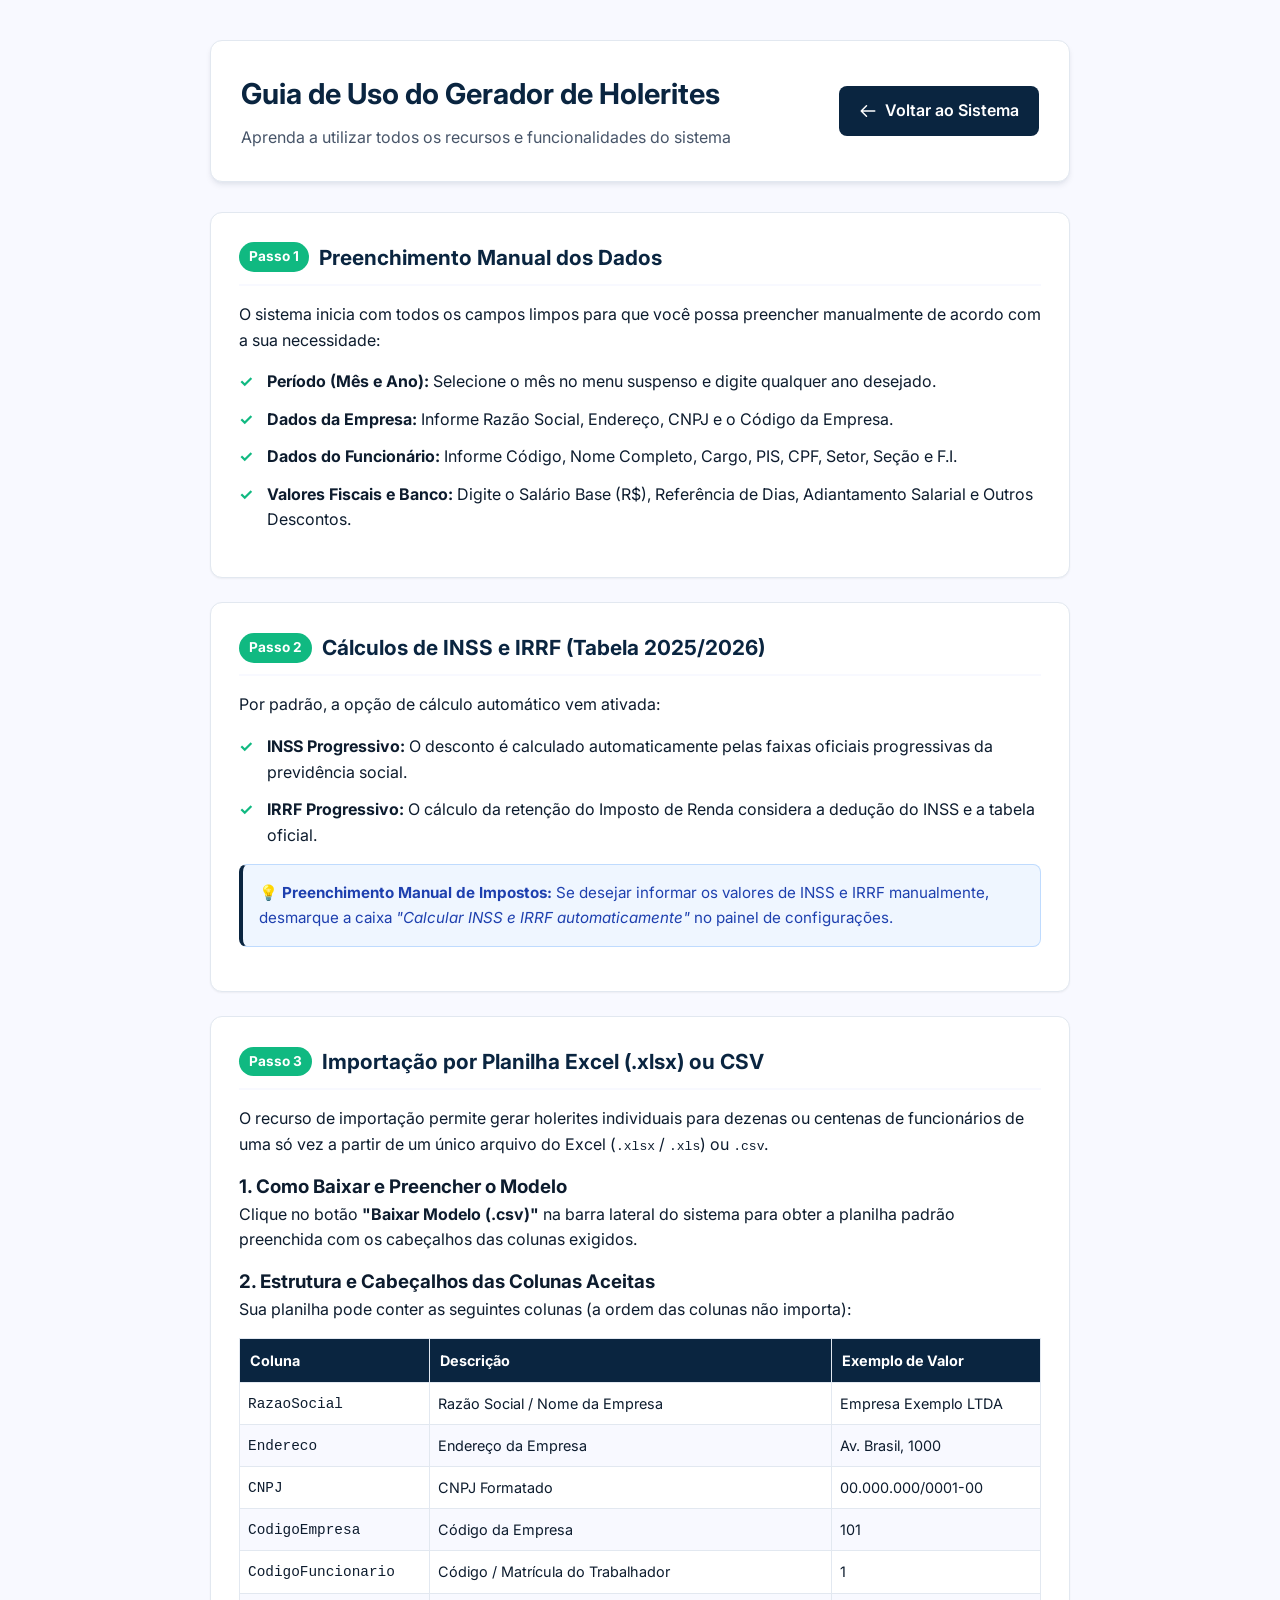
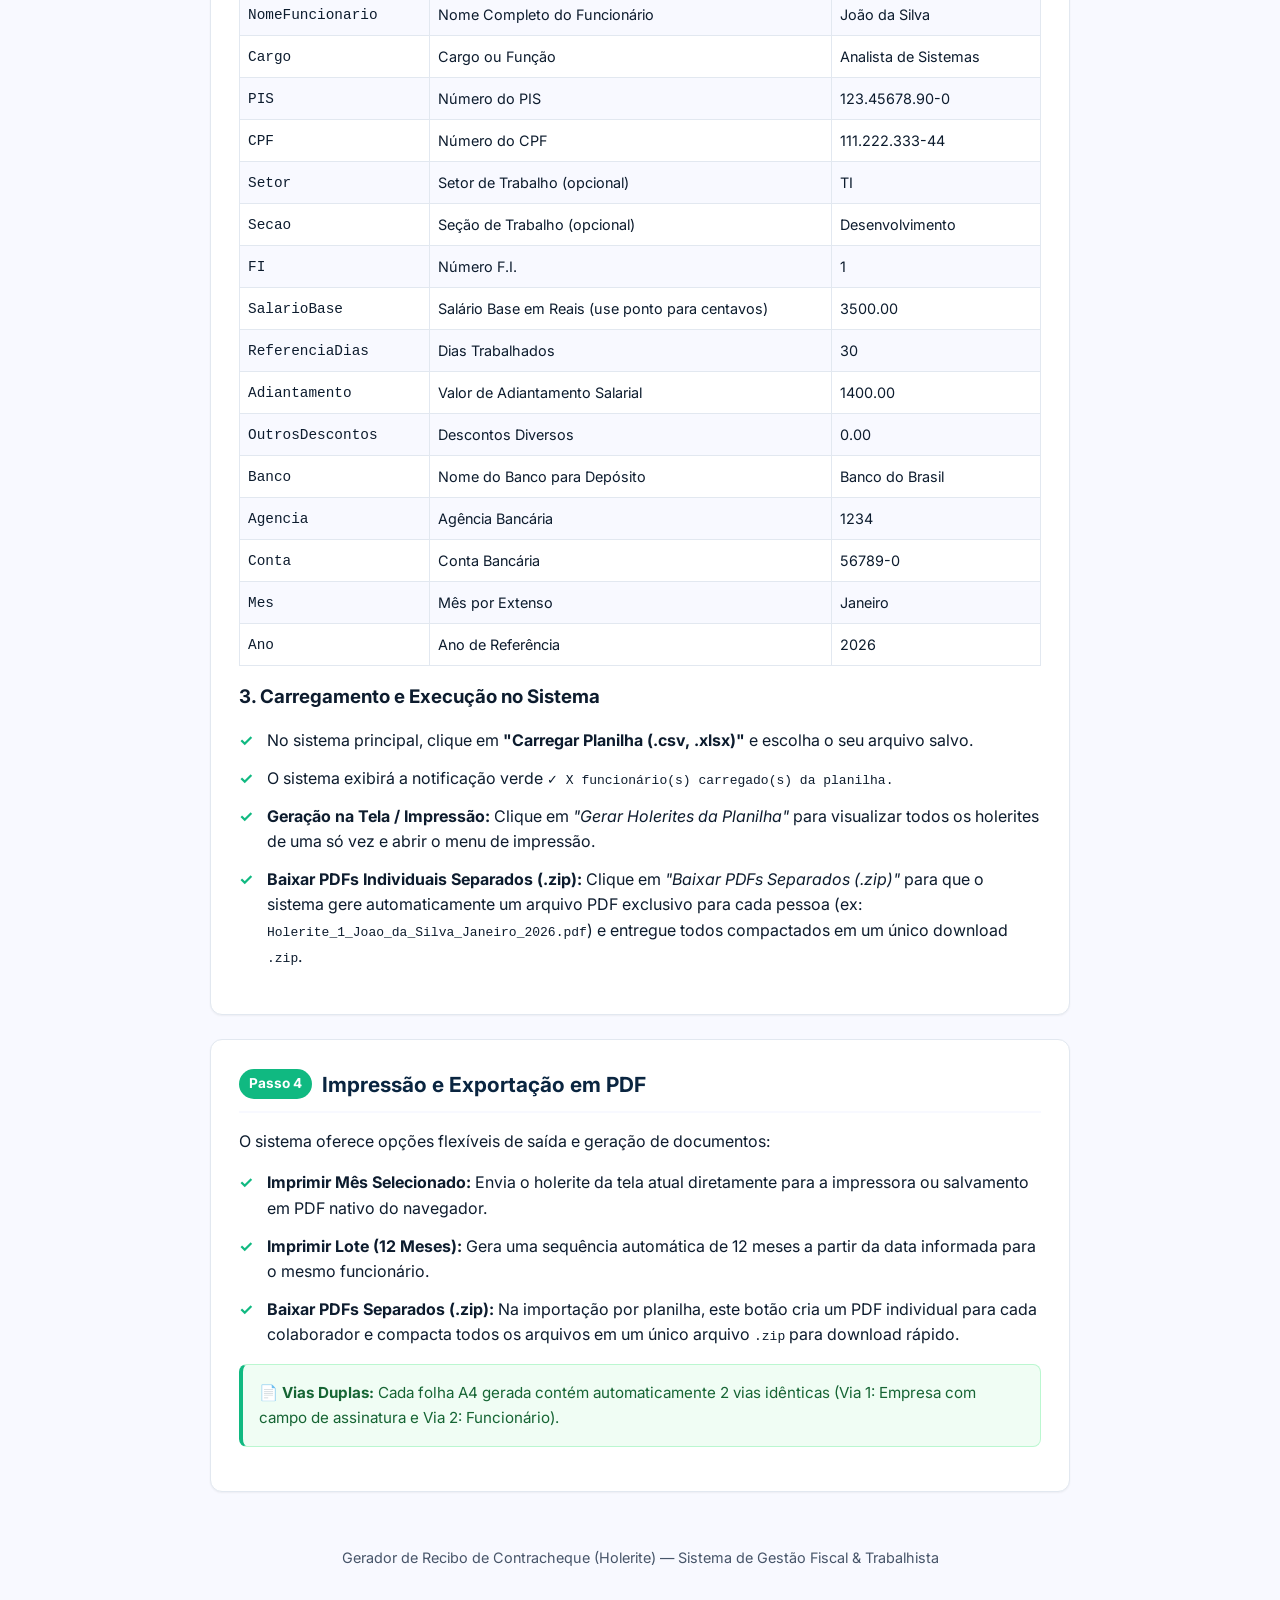
<file: auxiliar.html>
<!DOCTYPE html>
<html lang="pt-BR">

<head>
    <meta charset="UTF-8">
    <meta name="viewport" content="width=device-width, initial-scale=1.0">
    <title>Guia de Uso - Gerador de Holerites</title>
    <link rel="stylesheet" href="style.css">
    <!-- Fontes do Google Fonts -->
    <link href="https://fonts.googleapis.com/css2?family=Inter:wght@300;400;500;600;700&display=swap" rel="stylesheet">
    <style>
        html,
        body {
            height: auto !important;
            min-height: 100% !important;
            overflow-y: auto !important;
            overflow-x: hidden !important;
        }

        body {
            background-color: var(--bg-app);
            color: var(--text-primary);
            font-family: 'Inter', sans-serif;
            line-height: 1.6;
            margin: 0;
            padding: 0;
        }

        .guide-container {
            max-width: 900px;
            margin: 40px auto;
            padding: 0 20px;
        }

        .guide-header {
            background-color: var(--bg-panel);
            border: 1px solid var(--border-color);
            border-radius: 12px;
            padding: 30px;
            margin-bottom: 30px;
            box-shadow: var(--shadow-md);
            display: flex;
            justify-content: space-between;
            align-items: center;
        }

        .guide-title h1 {
            color: var(--primary-navy);
            font-size: 1.8rem;
            margin-bottom: 8px;
        }

        .guide-title p {
            color: var(--text-secondary);
            font-size: 1rem;
        }

        .btn-back {
            background-color: var(--primary-navy);
            color: #ffffff;
            text-decoration: none;
            padding: 12px 20px;
            border-radius: 8px;
            font-weight: 600;
            display: inline-flex;
            align-items: center;
            gap: 8px;
            transition: var(--transition-all);
        }

        .btn-back:hover {
            background-color: #001c37;
            transform: translateY(-1px);
        }

        .guide-section {
            background-color: var(--bg-panel);
            border: 1px solid var(--border-color);
            border-radius: 12px;
            padding: 28px;
            margin-bottom: 24px;
            box-shadow: var(--shadow-sm);
        }

        .guide-section h2 {
            color: var(--primary-navy);
            font-size: 1.3rem;
            margin-bottom: 16px;
            display: flex;
            align-items: center;
            gap: 10px;
            border-bottom: 2px solid var(--bg-app);
            padding-bottom: 10px;
        }

        .badge-step {
            background-color: var(--accent-color);
            color: #ffffff;
            font-size: 0.85rem;
            font-weight: 700;
            padding: 4px 10px;
            border-radius: 20px;
        }

        .guide-section p {
            color: var(--text-primary);
            margin-bottom: 14px;
        }

        .guide-list {
            list-style: none;
            padding: 0;
            margin: 16px 0;
        }

        .guide-list li {
            position: relative;
            padding-left: 28px;
            margin-bottom: 12px;
            color: var(--text-primary);
        }

        .guide-list li::before {
            content: "✓";
            position: absolute;
            left: 0;
            top: 0;
            color: var(--accent-color);
            font-weight: bold;
        }

        .info-box {
            background-color: #f0fdf4;
            border: 1px solid #bbf7d0;
            border-left: 4px solid var(--accent-color);
            padding: 16px;
            border-radius: 8px;
            color: #166534;
            margin: 16px 0;
            font-size: 0.95rem;
        }

        .info-box-blue {
            background-color: #eff6ff;
            border: 1px solid #bfdbfe;
            border-left: 4px solid var(--primary-navy);
            padding: 16px;
            border-radius: 8px;
            color: #1e40af;
            margin: 16px 0;
            font-size: 0.95rem;
        }

        .guide-footer {
            text-align: center;
            padding: 30px 0;
            color: var(--text-secondary);
            font-size: 0.9rem;
        }
    </style>
</head>

<body>
    <div class="guide-container">
        <!-- Header da Guia -->
        <header class="guide-header">
            <div class="guide-title">
                <h1>Guia de Uso do Gerador de Holerites</h1>
                <p>Aprenda a utilizar todos os recursos e funcionalidades do sistema</p>
            </div>
            <a href="index.html" class="btn-back">
                <svg width="18" height="18" fill="none" stroke="currentColor" viewBox="0 0 24 24">
                    <path stroke-linecap="round" stroke-linejoin="round" stroke-width="2"
                        d="M10 19l-7-7m0 0l7-7m-7 7h18"></path>
                </svg>
                Voltar ao Sistema
            </a>
        </header>

        <!-- Passo 1: Preenchimento Manual -->
        <section class="guide-section">
            <h2><span class="badge-step">Passo 1</span> Preenchimento Manual dos Dados</h2>
            <p>O sistema inicia com todos os campos limpos para que você possa preencher manualmente de acordo com a sua
                necessidade:</p>
            <ul class="guide-list">
                <li><strong>Período (Mês e Ano):</strong> Selecione o mês no menu suspenso e digite qualquer ano
                    desejado.</li>
                <li><strong>Dados da Empresa:</strong> Informe Razão Social, Endereço, CNPJ e o Código da Empresa.</li>
                <li><strong>Dados do Funcionário:</strong> Informe Código, Nome Completo, Cargo, PIS, CPF, Setor, Seção
                    e F.I.</li>
                <li><strong>Valores Fiscais e Banco:</strong> Digite o Salário Base (R$), Referência de Dias,
                    Adiantamento Salarial e Outros Descontos.</li>
            </ul>
        </section>

        <!-- Passo 2: Cálculos Automáticos de INSS e IRRF -->
        <section class="guide-section">
            <h2><span class="badge-step">Passo 2</span> Cálculos de INSS e IRRF (Tabela 2025/2026)</h2>
            <p>Por padrão, a opção de cálculo automático vem ativada:</p>
            <ul class="guide-list">
                <li><strong>INSS Progressivo:</strong> O desconto é calculado automaticamente pelas faixas oficiais
                    progressivas da previdência social.</li>
                <li><strong>IRRF Progressivo:</strong> O cálculo da retenção do Imposto de Renda considera a dedução do
                    INSS e a tabela oficial.</li>
            </ul>
            <div class="info-box-blue">
                💡 <strong>Preenchimento Manual de Impostos:</strong> Se desejar informar os valores de INSS e IRRF
                manualmente, desmarque a caixa <em>"Calcular INSS e IRRF automaticamente"</em> no painel de
                configurações.
            </div>
        </section>

        <!-- Passo 3: Importação de Planilha em Lote -->
        <section class="guide-section">
            <h2><span class="badge-step">Passo 3</span> Importação por Planilha Excel (.xlsx) ou CSV</h2>
            <p>O recurso de importação permite gerar holerites individuais para dezenas ou centenas de funcionários de
                uma só vez a partir de um único arquivo do Excel (<code>.xlsx</code> / <code>.xls</code>) ou
                <code>.csv</code>.
            </p>

            <h3>1. Como Baixar e Preencher o Modelo</h3>
            <p>Clique no botão <strong>"Baixar Modelo (.csv)"</strong> na barra lateral do sistema para obter a planilha
                padrão preenchida com os cabeçalhos das colunas exigidos.</p>

            <h3>2. Estrutura e Cabeçalhos das Colunas Aceitas</h3>
            <p>Sua planilha pode conter as seguintes colunas (a ordem das colunas não importa):</p>

            <table style="width: 100%; border-collapse: collapse; margin: 16px 0; font-size: 0.9rem;">
                <thead>
                    <tr style="background-color: var(--primary-navy); color: #ffffff;">
                        <th style="padding: 10px; border: 1px solid var(--border-color); text-align: left;">Coluna</th>
                        <th style="padding: 10px; border: 1px solid var(--border-color); text-align: left;">Descrição
                        </th>
                        <th style="padding: 10px; border: 1px solid var(--border-color); text-align: left;">Exemplo de
                            Valor</th>
                    </tr>
                </thead>
                <tbody>
                    <tr>
                        <td style="padding: 8px; border: 1px solid var(--border-color);"><code>RazaoSocial</code></td>
                        <td style="padding: 8px; border: 1px solid var(--border-color);">Razão Social / Nome da Empresa
                        </td>
                        <td style="padding: 8px; border: 1px solid var(--border-color);">Empresa Exemplo LTDA</td>
                    </tr>
                    <tr style="background-color: var(--bg-app);">
                        <td style="padding: 8px; border: 1px solid var(--border-color);"><code>Endereco</code></td>
                        <td style="padding: 8px; border: 1px solid var(--border-color);">Endereço da Empresa</td>
                        <td style="padding: 8px; border: 1px solid var(--border-color);">Av. Brasil, 1000</td>
                    </tr>
                    <tr>
                        <td style="padding: 8px; border: 1px solid var(--border-color);"><code>CNPJ</code></td>
                        <td style="padding: 8px; border: 1px solid var(--border-color);">CNPJ Formatado</td>
                        <td style="padding: 8px; border: 1px solid var(--border-color);">00.000.000/0001-00</td>
                    </tr>
                    <tr style="background-color: var(--bg-app);">
                        <td style="padding: 8px; border: 1px solid var(--border-color);"><code>CodigoEmpresa</code></td>
                        <td style="padding: 8px; border: 1px solid var(--border-color);">Código da Empresa</td>
                        <td style="padding: 8px; border: 1px solid var(--border-color);">101</td>
                    </tr>
                    <tr>
                        <td style="padding: 8px; border: 1px solid var(--border-color);"><code>CodigoFuncionario</code>
                        </td>
                        <td style="padding: 8px; border: 1px solid var(--border-color);">Código / Matrícula do
                            Trabalhador</td>
                        <td style="padding: 8px; border: 1px solid var(--border-color);">1</td>
                    </tr>
                    <tr style="background-color: var(--bg-app);">
                        <td style="padding: 8px; border: 1px solid var(--border-color);"><code>NomeFuncionario</code>
                        </td>
                        <td style="padding: 8px; border: 1px solid var(--border-color);">Nome Completo do Funcionário
                        </td>
                        <td style="padding: 8px; border: 1px solid var(--border-color);">João da Silva</td>
                    </tr>
                    <tr>
                        <td style="padding: 8px; border: 1px solid var(--border-color);"><code>Cargo</code></td>
                        <td style="padding: 8px; border: 1px solid var(--border-color);">Cargo ou Função</td>
                        <td style="padding: 8px; border: 1px solid var(--border-color);">Analista de Sistemas</td>
                    </tr>
                    <tr style="background-color: var(--bg-app);">
                        <td style="padding: 8px; border: 1px solid var(--border-color);"><code>PIS</code></td>
                        <td style="padding: 8px; border: 1px solid var(--border-color);">Número do PIS</td>
                        <td style="padding: 8px; border: 1px solid var(--border-color);">123.45678.90-0</td>
                    </tr>
                    <tr>
                        <td style="padding: 8px; border: 1px solid var(--border-color);"><code>CPF</code></td>
                        <td style="padding: 8px; border: 1px solid var(--border-color);">Número do CPF</td>
                        <td style="padding: 8px; border: 1px solid var(--border-color);">111.222.333-44</td>
                    </tr>
                    <tr style="background-color: var(--bg-app);">
                        <td style="padding: 8px; border: 1px solid var(--border-color);"><code>Setor</code></td>
                        <td style="padding: 8px; border: 1px solid var(--border-color);">Setor de Trabalho (opcional)
                        </td>
                        <td style="padding: 8px; border: 1px solid var(--border-color);">TI</td>
                    </tr>
                    <tr>
                        <td style="padding: 8px; border: 1px solid var(--border-color);"><code>Secao</code></td>
                        <td style="padding: 8px; border: 1px solid var(--border-color);">Seção de Trabalho (opcional)
                        </td>
                        <td style="padding: 8px; border: 1px solid var(--border-color);">Desenvolvimento</td>
                    </tr>
                    <tr style="background-color: var(--bg-app);">
                        <td style="padding: 8px; border: 1px solid var(--border-color);"><code>FI</code></td>
                        <td style="padding: 8px; border: 1px solid var(--border-color);">Número F.I.</td>
                        <td style="padding: 8px; border: 1px solid var(--border-color);">1</td>
                    </tr>
                    <tr>
                        <td style="padding: 8px; border: 1px solid var(--border-color);"><code>SalarioBase</code></td>
                        <td style="padding: 8px; border: 1px solid var(--border-color);">Salário Base em Reais (use
                            ponto para centavos)</td>
                        <td style="padding: 8px; border: 1px solid var(--border-color);">3500.00</td>
                    </tr>
                    <tr style="background-color: var(--bg-app);">
                        <td style="padding: 8px; border: 1px solid var(--border-color);"><code>ReferenciaDias</code>
                        </td>
                        <td style="padding: 8px; border: 1px solid var(--border-color);">Dias Trabalhados</td>
                        <td style="padding: 8px; border: 1px solid var(--border-color);">30</td>
                    </tr>
                    <tr>
                        <td style="padding: 8px; border: 1px solid var(--border-color);"><code>Adiantamento</code></td>
                        <td style="padding: 8px; border: 1px solid var(--border-color);">Valor de Adiantamento Salarial
                        </td>
                        <td style="padding: 8px; border: 1px solid var(--border-color);">1400.00</td>
                    </tr>
                    <tr style="background-color: var(--bg-app);">
                        <td style="padding: 8px; border: 1px solid var(--border-color);"><code>OutrosDescontos</code>
                        </td>
                        <td style="padding: 8px; border: 1px solid var(--border-color);">Descontos Diversos</td>
                        <td style="padding: 8px; border: 1px solid var(--border-color);">0.00</td>
                    </tr>
                    <tr>
                        <td style="padding: 8px; border: 1px solid var(--border-color);"><code>Banco</code></td>
                        <td style="padding: 8px; border: 1px solid var(--border-color);">Nome do Banco para Depósito
                        </td>
                        <td style="padding: 8px; border: 1px solid var(--border-color);">Banco do Brasil</td>
                    </tr>
                    <tr style="background-color: var(--bg-app);">
                        <td style="padding: 8px; border: 1px solid var(--border-color);"><code>Agencia</code></td>
                        <td style="padding: 8px; border: 1px solid var(--border-color);">Agência Bancária</td>
                        <td style="padding: 8px; border: 1px solid var(--border-color);">1234</td>
                    </tr>
                    <tr>
                        <td style="padding: 8px; border: 1px solid var(--border-color);"><code>Conta</code></td>
                        <td style="padding: 8px; border: 1px solid var(--border-color);">Conta Bancária</td>
                        <td style="padding: 8px; border: 1px solid var(--border-color);">56789-0</td>
                    </tr>
                    <tr style="background-color: var(--bg-app);">
                        <td style="padding: 8px; border: 1px solid var(--border-color);"><code>Mes</code></td>
                        <td style="padding: 8px; border: 1px solid var(--border-color);">Mês por Extenso</td>
                        <td style="padding: 8px; border: 1px solid var(--border-color);">Janeiro</td>
                    </tr>
                    <tr>
                        <td style="padding: 8px; border: 1px solid var(--border-color);"><code>Ano</code></td>
                        <td style="padding: 8px; border: 1px solid var(--border-color);">Ano de Referência</td>
                        <td style="padding: 8px; border: 1px solid var(--border-color);">2026</td>
                    </tr>
                </tbody>
            </table>

            <h3>3. Carregamento e Execução no Sistema</h3>
            <ul class="guide-list">
                <li>No sistema principal, clique em <strong>"Carregar Planilha (.csv, .xlsx)"</strong> e escolha o seu
                    arquivo salvo.</li>
                <li>O sistema exibirá a notificação verde <code>✓ X funcionário(s) carregado(s) da planilha.</code></li>
                <li><strong>Geração na Tela / Impressão:</strong> Clique em <em>"Gerar Holerites da Planilha"</em> para
                    visualizar todos os holerites de uma só vez e abrir o menu de impressão.</li>
                <li><strong>Baixar PDFs Individuais Separados (.zip):</strong> Clique em <em>"Baixar PDFs Separados
                        (.zip)"</em> para que o sistema gere automaticamente um arquivo PDF exclusivo para cada pessoa
                    (ex: <code>Holerite_1_Joao_da_Silva_Janeiro_2026.pdf</code>) e entregue todos compactados em um
                    único download <code>.zip</code>.</li>
            </ul>
        </section>

        <!-- Passo 4: Impressão e Exportação em PDF -->
        <section class="guide-section">
            <h2><span class="badge-step">Passo 4</span> Impressão e Exportação em PDF</h2>
            <p>O sistema oferece opções flexíveis de saída e geração de documentos:</p>
            <ul class="guide-list">
                <li><strong>Imprimir Mês Selecionado:</strong> Envia o holerite da tela atual diretamente para a
                    impressora ou salvamento em PDF nativo do navegador.</li>
                <li><strong>Imprimir Lote (12 Meses):</strong> Gera uma sequência automática de 12 meses a partir da
                    data informada para o mesmo funcionário.</li>
                <li><strong>Baixar PDFs Separados (.zip):</strong> Na importação por planilha, este botão cria um PDF
                    individual para cada colaborador e compacta todos os arquivos em um único arquivo <code>.zip</code>
                    para download rápido.</li>
            </ul>
            <div class="info-box">
                📄 <strong>Vias Duplas:</strong> Cada folha A4 gerada contém automaticamente 2 vias idênticas (Via 1:
                Empresa com campo de assinatura e Via 2: Funcionário).
            </div>
        </section>

        <!-- Footer -->
        <footer class="guide-footer">
            <p>Gerador de Recibo de Contracheque (Holerite) — Sistema de Gestão Fiscal & Trabalhista</p>
        </footer>
    </div>
</body>

</html>
</file>
<file: style.css>
/* ==========================================================================
   Variáveis de Base e Design
   ========================================================================== */
:root {
    /* Interface da Tela (Tema Fiscal Precision - Padrão Claro) */
    --bg-app: #f8f9ff;
    --bg-panel: #ffffff;
    --border-color: #e2e8f0;
    --text-primary: #0d1c2e;
    --text-secondary: #475569;
    --primary-navy: #0a2540;
    --accent-color: #10b981;
    --accent-hover: #059669;
    --accent-secondary: #0a2540;
    --shadow-sm: 0 1px 2px 0 rgba(0, 0, 0, 0.05);
    --shadow-md: 0 4px 6px -1px rgba(10, 37, 64, 0.08), 0 2px 4px -1px rgba(10, 37, 64, 0.04);
    --shadow-lg: 0 10px 15px -3px rgba(10, 37, 64, 0.1), 0 4px 6px -2px rgba(10, 37, 64, 0.05);
    
    /* Estilos específicos do documento de Holerite (Cores exatas para impressão) */
    --h-bg: #ffffff;
    --h-text: #000000;
    --h-border: #000000;
    --h-header-bg: #f5f5f5;
    
    --transition-all: all 0.3s cubic-bezier(0.4, 0, 0.2, 1);
}

/* Sobregravações para Modo Escuro (Fiscal Precision Escuro) */
[data-theme="dark"] {
    --bg-app: #09101d;
    --bg-panel: #121c2b;
    --border-color: #233144;
    --text-primary: #f8f9ff;
    --text-secondary: #94a3b8;
    --primary-navy: #1e293b;
    --accent-color: #10b981;
    --accent-hover: #34d399;
    --accent-secondary: #38bdf8;
    --shadow-md: 0 4px 6px -1px rgba(0, 0, 0, 0.4), 0 2px 4px -1px rgba(0, 0, 0, 0.3);
    --shadow-lg: 0 10px 15px -3px rgba(0, 0, 0, 0.5), 0 4px 6px -2px rgba(0, 0, 0, 0.4);
}

/* Reset e Estilos Base */
* {
    margin: 0;
    padding: 0;
    box-sizing: border-box;
}

body {
    font-family: 'Inter', -apple-system, BlinkMacSystemFont, "Segoe UI", Roboto, Helvetica, Arial, sans-serif;
    background-color: var(--bg-app);
    color: var(--text-primary);
    min-height: 100vh;
    display: flex;
    overflow: hidden;
    transition: var(--transition-all);
}

/* ==========================================================================
   Layout Containers
   ========================================================================== */
.app-container {
    display: flex;
    width: 100vw;
    height: 100vh;
    overflow: hidden;
}

/* Sidebar Control Panel */
.control-panel {
    width: 380px;
    background-color: var(--bg-panel);
    border-right: 1px solid var(--border-color);
    display: flex;
    flex-direction: column;
    flex-shrink: 0;
    box-shadow: var(--shadow-md);
    z-index: 10;
    transition: var(--transition-all);
}

.panel-header {
    padding: 24px;
    border-bottom: 1px solid var(--border-color);
}

.panel-header h2 {
    font-size: 1.25rem;
    font-weight: 700;
    color: var(--text-primary);
    margin-bottom: 4px;
}

.panel-header p {
    font-size: 0.85rem;
    color: var(--text-secondary);
}

.panel-scroll {
    flex: 1;
    overflow-y: auto;
    padding: 24px;
}

.panel-section {
    margin-bottom: 28px;
    border-bottom: 1px solid var(--border-color);
    padding-bottom: 20px;
}

.panel-section:last-child {
    border-bottom: none;
    margin-bottom: 0;
    padding-bottom: 0;
}

.panel-section h3 {
    font-size: 0.95rem;
    font-weight: 600;
    text-transform: uppercase;
    letter-spacing: 0.05em;
    color: var(--text-secondary);
    margin-bottom: 16px;
}

/* Preview Area */
.preview-area {
    flex: 1;
    display: flex;
    flex-direction: column;
    height: 100%;
    overflow: auto;
    padding: 24px;
}

.preview-header {
    width: 800px;
    margin: 0 auto 20px auto;
    display: flex;
    justify-content: space-between;
    align-items: center;
}

.preview-header h2 {
    font-size: 1.1rem;
    font-weight: 600;
    color: var(--text-secondary);
}

.holerite-pages-container {
    display: flex;
    flex-direction: column;
    gap: 40px;
    width: 800px;
    margin: 0 auto;
    align-items: center;
}

/* ==========================================================================
   Form Controls (Premium Styling)
   ========================================================================== */
.form-group {
    margin-bottom: 14px;
}

.form-group label {
    display: block;
    font-size: 0.78rem;
    font-weight: 600;
    color: var(--text-secondary);
    margin-bottom: 6px;
}

.form-control {
    width: 100%;
    padding: 10px 12px;
    font-size: 0.9rem;
    background-color: var(--bg-app);
    border: 1px solid var(--border-color);
    border-radius: 8px;
    color: var(--text-primary);
    outline: none;
    transition: var(--transition-all);
}

.form-control:focus {
    border-color: var(--primary-navy);
    box-shadow: 0 0 0 3px rgba(10, 37, 64, 0.15);
}

.form-row {
    display: flex;
    gap: 12px;
}

.form-row .col {
    flex: 1;
}

.form-row .col-3 { width: 25%; }
.form-row .col-5 { width: 42%; }
.form-row .col-7 { width: 58%; }
.form-row .col-9 { width: 75%; }

.check-group {
    display: flex;
    align-items: center;
    gap: 8px;
    margin-top: 10px;
}

.check-group input[type="checkbox"] {
    width: 16px;
    height: 16px;
    cursor: pointer;
    accent-color: var(--accent-color);
}

.check-group label {
    margin-bottom: 0;
    cursor: pointer;
    font-weight: 500;
}

.hidden {
    display: none !important;
}

/* Buttons */
.button-group {
    display: flex;
    flex-direction: column;
    gap: 10px;
    margin-top: 12px;
}

.btn {
    display: inline-flex;
    align-items: center;
    justify-content: center;
    gap: 8px;
    padding: 12px 16px;
    font-size: 0.9rem;
    font-weight: 600;
    border-radius: 8px;
    border: none;
    cursor: pointer;
    transition: var(--transition-all);
}

.btn-primary {
    background-color: var(--accent-color);
    color: #ffffff;
}

.btn-primary:hover {
    background-color: var(--accent-hover);
    transform: translateY(-1px);
    box-shadow: 0 4px 12px rgba(16, 185, 129, 0.25);
}

.btn-secondary {
    background-color: var(--primary-navy);
    color: #ffffff;
}

.btn-secondary:hover {
    background-color: #001c37;
    color: #ffffff;
    transform: translateY(-1px);
}

.btn-outline {
    background-color: transparent;
    border: 1px solid var(--border-color);
    color: var(--text-primary);
}

.btn-outline:hover {
    background-color: var(--bg-app);
    border-color: var(--primary-navy);
    color: var(--primary-navy);
    transform: translateY(-1px);
}

.status-badge {
    margin-top: 10px;
    padding: 8px 12px;
    font-size: 0.82rem;
    font-weight: 500;
    border-radius: 6px;
    background-color: #ecfdf5;
    color: #047857;
    border: 1px solid #a7f3d0;
}

[data-theme="dark"] .status-badge {
    background-color: #064e3b;
    color: #a7f3d0;
    border-color: #059669;
}

.btn-icon {
    background-color: var(--bg-panel);
    border: 1px solid var(--border-color);
    color: var(--text-primary);
    padding: 10px;
    border-radius: 8px;
    display: flex;
    align-items: center;
    justify-content: center;
}

.btn-icon:hover {
    background-color: var(--bg-app);
}

/* ==========================================================================
   Payslip Style (Strict replica of the image)
   ========================================================================== */
.print-page {
    background-color: var(--h-bg);
    color: var(--h-text);
    width: 800px; /* A4 aspect-ish width on screen */
    min-height: 1130px; /* Sized to fit 2 copies nicely */
    padding: 25px;
    box-shadow: var(--shadow-lg);
    border-radius: 4px;
    display: flex;
    flex-direction: column;
    justify-content: space-between;
    position: relative;
    box-sizing: border-box;
}

/* Single Payslip Card */
.holerite-card {
    display: flex;
    border: 1.5px solid var(--h-border);
    height: 520px;
    width: 100%;
    position: relative;
    box-sizing: border-box;
    font-family: Arial, Helvetica, sans-serif;
    font-size: 11px;
}

.holerite-main-body {
    flex: 1;
    display: flex;
    flex-direction: column;
    border-right: 1.5px solid var(--h-border);
    overflow: hidden;
}

/* Vertical Receipt Sidebar (Right Side) */
.holerite-receipt-sidebar {
    width: 48px;
    display: flex;
    flex-direction: column;
    align-items: center;
    justify-content: space-between;
    padding: 12px 2px;
    background-color: #ffffff;
    box-sizing: border-box;
}

.vertical-text {
    writing-mode: vertical-rl;
    transform: rotate(180deg);
    text-align: center;
    font-size: 10px;
    font-weight: 500;
    line-height: 1.2;
    height: 60%;
}

.sidebar-signature {
    width: 100%;
    display: flex;
    flex-direction: column;
    align-items: center;
    margin-top: 15px;
}

.signature-line {
    width: 2px;
    height: 100px;
    background-color: var(--h-border);
    margin-bottom: 5px;
}

.sidebar-signature .label, 
.sidebar-date .label {
    writing-mode: vertical-rl;
    transform: rotate(180deg);
    font-size: 8.5px;
    text-transform: none;
    color: #000;
}

.sidebar-date {
    display: flex;
    flex-direction: column;
    align-items: center;
    margin-top: 10px;
}

.date-lines {
    display: flex;
    flex-direction: column;
    align-items: center;
    gap: 2px;
    margin-bottom: 5px;
}

.line-day, .line-month, .line-year {
    height: 1px;
    width: 25px;
    background-color: var(--h-border);
}

.slash {
    writing-mode: vertical-rl;
    transform: rotate(180deg);
    font-size: 8px;
}

/* Header */
.h-header {
    display: flex;
    border-bottom: 1.5px solid var(--h-border);
    height: 62px;
}

.h-company-details {
    flex: 1;
    padding: 6px 10px;
    display: flex;
    flex-direction: column;
    justify-content: center;
    border-right: 1.5px solid var(--h-border);
    line-height: 1.3;
}

.h-company-name {
    font-size: 11.5px;
}

.h-company-address {
    font-size: 8.5px;
}

.h-company-cnpj {
    font-size: 9px;
}

.h-receipt-title {
    width: 220px;
    padding: 6px 10px;
    display: flex;
    flex-direction: column;
    align-items: flex-end;
    justify-content: center;
    text-align: right;
    line-height: 1.4;
}

.title-main {
    font-size: 15px;
}

.title-sub {
    font-size: 11px;
}

/* Employee details grid */
.h-employee-info {
    display: grid;
    grid-template-columns: 60px 1fr 140px 80px 80px 40px;
    border-bottom: 1.5px solid var(--h-border);
    background-color: #ffffff;
}

.h-employee-info .info-cell {
    padding: 5px 6px;
    border-right: 1px solid var(--h-border);
    display: flex;
    flex-direction: column;
    justify-content: space-between;
    height: 38px;
}

.h-employee-info .info-cell:last-child {
    border-right: none;
}

/* Column PIS takes second row or spans?
   Wait, in the screenshot:
   Row 1: Código, Nome do Funcionário, Cargo, Setor, Seção, F.I.
   Below PIS is on a second line below F.I. / Seção area?
   Let's check the screenshot:
   Código | Nome do Funcionário | Cargo | Setor | Seção | F.I.
   1      | Christian...        | 724458|       |       | 1
                                                PIS | 169.22364.00-8
   Actually, PIS is in a cell that spans. Let's make the grid have a custom template.
*/
.h-employee-info {
    display: flex;
    flex-wrap: wrap;
    border-bottom: 1.5px solid var(--h-border);
}

.info-cell {
    padding: 4px 6px;
    border-right: 1px solid var(--h-border);
    border-bottom: 1px solid var(--h-border);
    display: flex;
    flex-direction: column;
    justify-content: space-between;
    height: 34px;
}

.col-code { width: 60px; }
.col-name { width: 230px; }
.col-role { width: 170px; }
.col-setor { width: 100px; }
.col-secao { width: 100px; }
.col-fi { 
    width: 90px; 
    border-right: none;
}
.col-pis {
    width: 100%;
    height: 30px;
    flex-direction: row;
    align-items: center;
    justify-content: flex-end;
    border-right: none;
    border-bottom: none;
    gap: 8px;
    padding-right: 12px;
}

.col-pis .label {
    margin-bottom: 0;
}

/* Table */
.h-table {
    width: 100%;
    border-collapse: collapse;
    flex: 1; /* Pushes footer down */
}

.h-table th {
    background-color: var(--h-header-bg);
    border-bottom: 1px solid var(--h-border);
    font-weight: normal;
    text-align: left;
    padding: 4px 6px;
    font-size: 10px;
}

.h-table td {
    padding: 3px 6px;
    font-size: 10.5px;
    font-family: 'JetBrains Mono', Courier, monospace;
}

.col-cod { width: 60px; text-align: right; padding-right: 15px !important;}
.col-descricao { width: auto; }
.col-ref { width: 100px; text-align: right; }
.col-venc { width: 110px; }
.col-desconto { width: 110px; }

.h-table-body tr {
    height: 20px;
}

.h-table-body td {
    vertical-align: top;
}

.text-right {
    text-align: right;
}

/* Helpers */
.bold { font-weight: bold; }
.text-upper { text-transform: uppercase; }

/* Summary Row */
.h-summary-row {
    display: grid;
    grid-template-columns: 240px 180px 1fr;
    border-top: 1.5px solid var(--h-border);
    border-bottom: 1.5px solid var(--h-border);
    height: 75px;
}

.summary-meta {
    padding: 6px;
    border-right: 1px solid var(--h-border);
    display: flex;
    flex-direction: column;
    justify-content: space-between;
}

.meta-date {
    font-size: 11.5px;
}

.meta-obs {
    font-size: 8.5px;
    line-height: 1.2;
}

.summary-bank {
    padding: 6px;
    border-right: 1px solid var(--h-border);
    display: flex;
    flex-direction: column;
    justify-content: space-between;
    font-size: 9.5px;
    line-height: 1.3;
}

.bank-row {
    display: flex;
    gap: 8px;
}

.summary-totals {
    display: grid;
    grid-template-columns: 1fr 1fr;
    grid-template-rows: 24px 1fr;
}

.total-box {
    border-right: 1px solid var(--h-border);
    border-bottom: 1px solid var(--h-border);
    padding: 2px 6px;
    display: flex;
    flex-direction: column;
    justify-content: space-between;
}

.total-box:nth-child(2) {
    border-right: none;
}

.total-box .label {
    font-size: 8px;
    text-transform: uppercase;
}

.total-box .val {
    font-size: 10px;
}

.liquid-box {
    grid-column: span 2;
    padding: 4px 10px;
    display: flex;
    justify-content: space-between;
    align-items: center;
    background-color: var(--h-header-bg);
}

.liquid-box .label {
    font-size: 10.5px;
    font-weight: bold;
}

.liquid-value-wrapper {
    display: flex;
    align-items: center;
    gap: 12px;
}

.liquid-box .val {
    font-size: 15px;
    font-family: 'JetBrains Mono', monospace;
}

.arrow-indicator {
    display: flex;
    align-items: center;
}

/* Footer Bases */
.h-footer-bases {
    display: grid;
    grid-template-columns: 1.2fr 1.2fr 1.2fr 1fr 1.2fr 0.8fr;
    height: 38px;
}

.base-cell {
    border-right: 1px solid var(--h-border);
    padding: 3px 6px;
    display: flex;
    flex-direction: column;
    justify-content: space-between;
}

.base-cell:last-child {
    border-right: none;
}

.base-cell .label {
    font-size: 8.5px;
}

.base-cell .val {
    font-size: 10px;
    font-family: 'JetBrains Mono', monospace;
    text-align: right;
}

/* Separation Dotted Line */
.print-separation-line {
    border-top: 1.5px dashed #888;
    margin: 15px 0;
    width: 100%;
    position: relative;
}

.print-separation-line::after {
    content: "Tesoura / Recorte";
    position: absolute;
    top: -8px;
    left: 50%;
    transform: translateX(-50%);
    background-color: var(--h-bg);
    padding: 0 10px;
    font-size: 9px;
    color: #888;
}

/* Label helper */
.label {
    font-size: 8px;
    color: #555;
    text-transform: uppercase;
}

.val {
    color: #000;
}

/* Custom Scrollbar for Panel */
.panel-scroll::-webkit-scrollbar {
    width: 6px;
}
.panel-scroll::-webkit-scrollbar-track {
    background: transparent;
}
.panel-scroll::-webkit-scrollbar-thumb {
    background-color: var(--border-color);
    border-radius: 3px;
}

/* ==========================================================================
   Otimização para Impressão
   ========================================================================== */
@page {
    size: A4;
    margin: 0mm; /* Remove cabeçalhos e rodapés automáticos da página impresso (como caminhos de arquivo) */
}

@media print {
    /* Oculta todos os elementos da interface do navegador */
    body {
        background-color: #ffffff !important;
        color: #000000 !important;
        overflow: visible;
        display: block;
        margin: 0;
        padding: 0;
    }
    
    .control-panel,
    .preview-header,
    .print-separation-line::after {
        display: none !important;
    }
    
    .app-container {
        display: block;
        width: 100%;
        height: auto;
        overflow: visible;
    }
    
    .preview-area {
        padding: 0;
        margin: 0;
        width: 100%;
        height: auto;
        overflow: visible;
        display: block;
    }
    
    .holerite-pages-container {
        gap: 0;
        max-width: 100%;
        display: block;
    }
    
    .print-page {
        box-shadow: none !important;
        border-radius: 0 !important;
        padding: 15mm 20mm !important; /* Emulates page margins */
        margin: 0 !important;
        width: 100% !important;
        max-width: 100% !important;
        height: 297mm !important; /* Standard A4 height */
        box-sizing: border-box;
        page-break-after: always;
        display: flex;
        flex-direction: column;
        justify-content: space-around; /* Align copies nicely on A4 */
    }

    .print-page:last-child {
        page-break-after: avoid;
    }
    
    .holerite-card {
        border: 2px solid #000000 !important;
        page-break-inside: avoid;
    }
    
    .print-separation-line {
        border-top: 1.5px dashed #000000 !important;
        margin: 20px 0 !important;
    }
}
</file>
